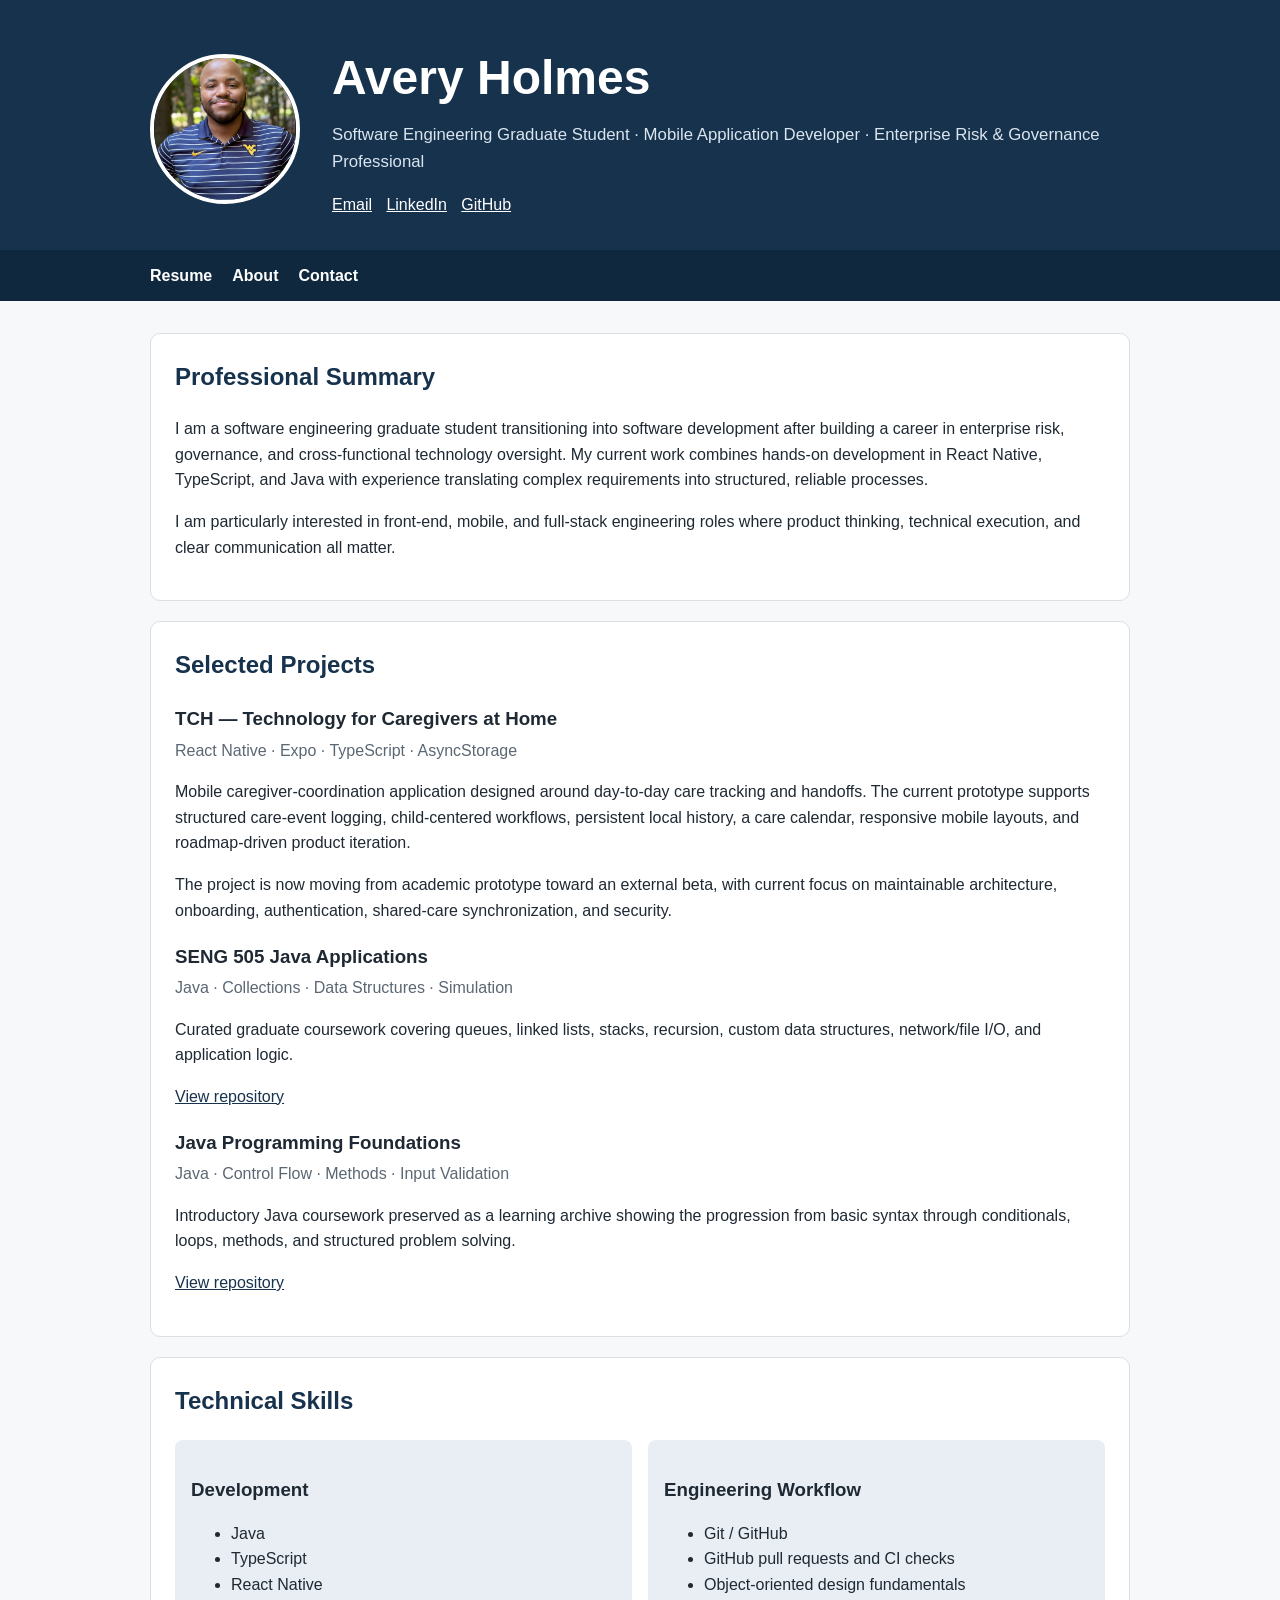
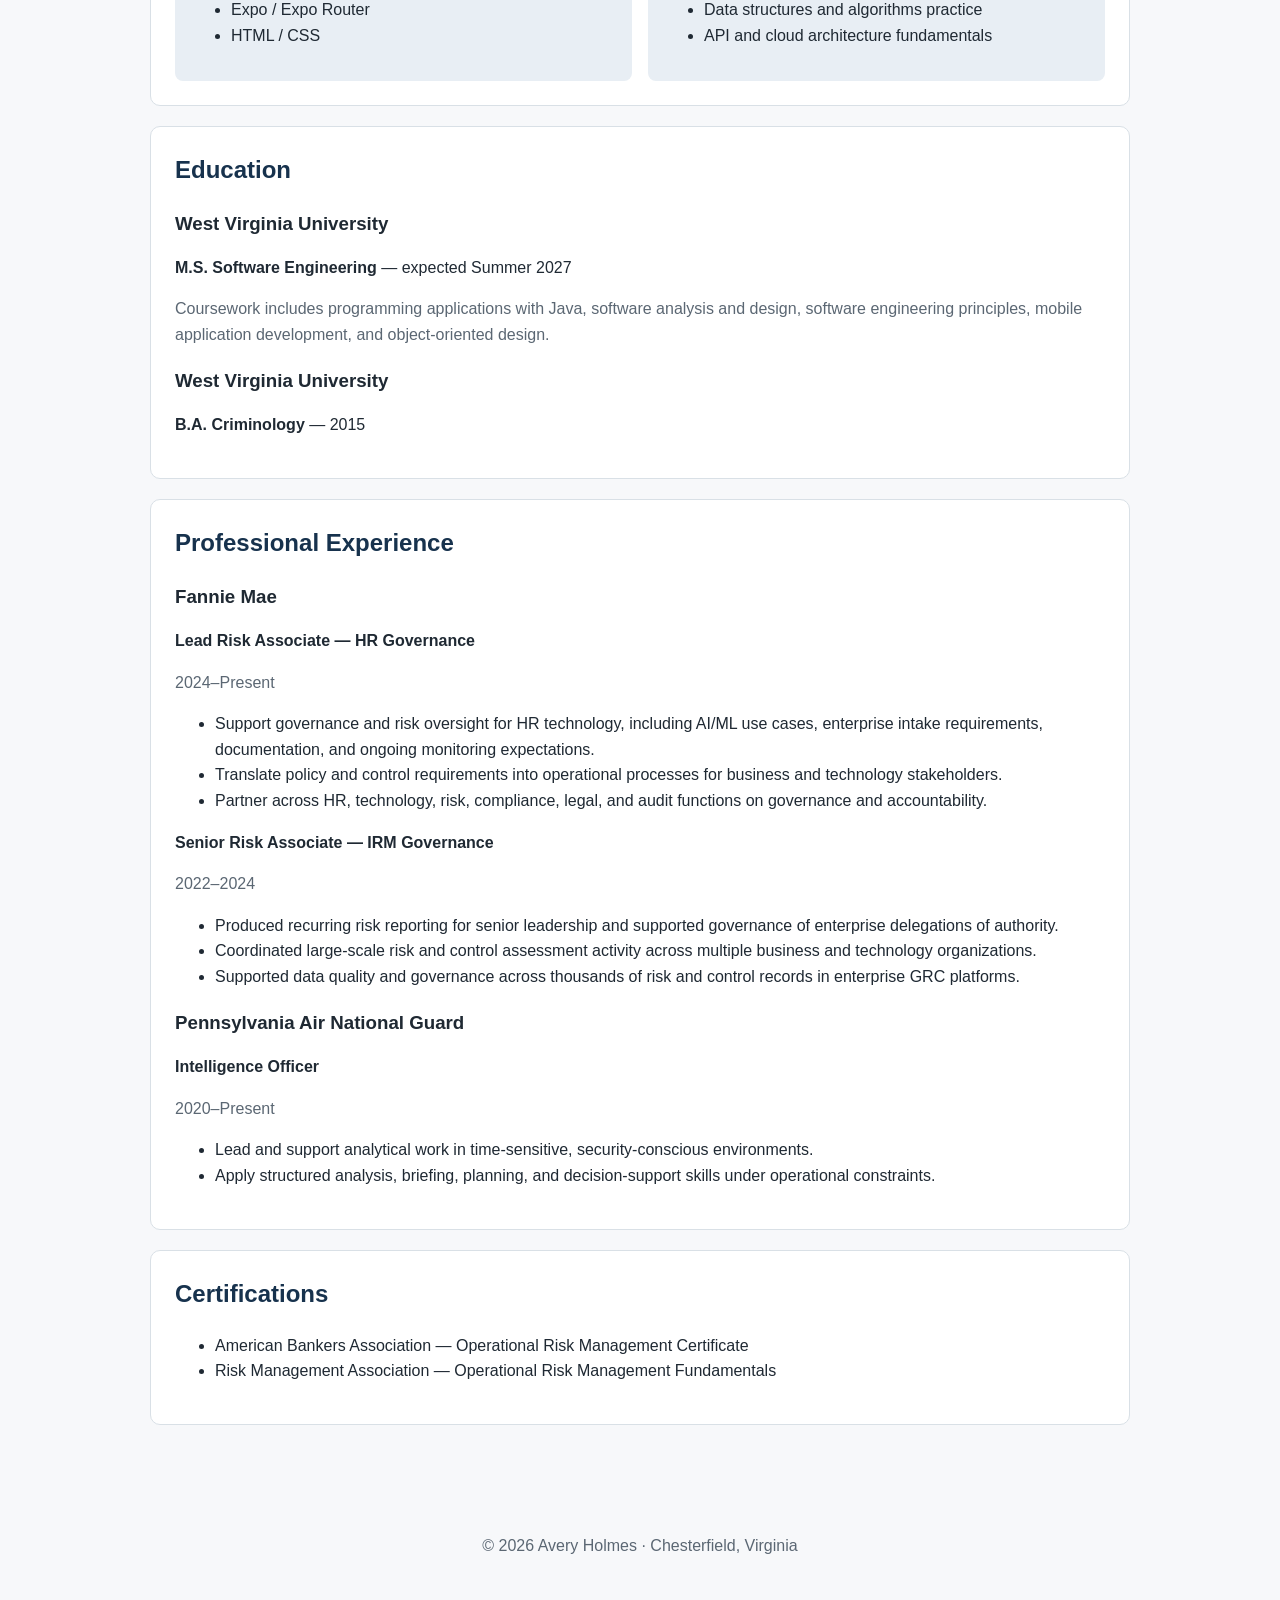
<file: index.html>
<!DOCTYPE html>
<html lang="en">
  <head>
    <meta charset="UTF-8" />
    <meta name="viewport" content="width=device-width, initial-scale=1" />
    <title>Avery Holmes | Software Engineering Resume</title>
    <meta
      name="description"
      content="Avery Holmes — software engineering graduate student, mobile application developer, and enterprise risk and governance professional."
    />
    <link rel="stylesheet" href="./styles.css" />
  </head>

  <body>
    <header class="site-header">
      <div class="container header-grid">
        <img
          class="profile-photo"
          src="./assets/images/AveryHolmesProfilePic.png"
          alt="Headshot of Avery Holmes"
        />

        <div>
          <h1>Avery Holmes</h1>
          <p class="tagline">
            Software Engineering Graduate Student · Mobile Application Developer ·
            Enterprise Risk &amp; Governance Professional
          </p>
          <div class="quick-links">
            <a href="mailto:avery.i.holmes1@gmail.com">Email</a>
            <a
              href="https://www.linkedin.com/in/averyholmes/"
              target="_blank"
              rel="noopener noreferrer"
            >
              LinkedIn
            </a>
            <a
              href="https://github.com/avery-holmes"
              target="_blank"
              rel="noopener noreferrer"
            >
              GitHub
            </a>
          </div>
        </div>
      </div>
    </header>

    <nav aria-label="Primary navigation">
      <div class="container">
        <a href="./index.html">Resume</a>
        <a href="./about.html">About</a>
        <a href="./contact.html">Contact</a>
      </div>
    </nav>

    <main class="container">
      <section>
        <h2>Professional Summary</h2>
        <p>
          I am a software engineering graduate student transitioning into software
          development after building a career in enterprise risk, governance, and
          cross-functional technology oversight. My current work combines hands-on
          development in React Native, TypeScript, and Java with experience translating
          complex requirements into structured, reliable processes.
        </p>
        <p>
          I am particularly interested in front-end, mobile, and full-stack engineering
          roles where product thinking, technical execution, and clear communication all
          matter.
        </p>
      </section>

      <section>
        <h2>Selected Projects</h2>

        <article>
          <h3>TCH — Technology for Caregivers at Home</h3>
          <p class="meta">React Native · Expo · TypeScript · AsyncStorage</p>
          <p>
            Mobile caregiver-coordination application designed around day-to-day care
            tracking and handoffs. The current prototype supports structured care-event
            logging, child-centered workflows, persistent local history, a care calendar,
            responsive mobile layouts, and roadmap-driven product iteration.
          </p>
          <p>
            The project is now moving from academic prototype toward an external beta,
            with current focus on maintainable architecture, onboarding, authentication,
            shared-care synchronization, and security.
          </p>
        </article>

        <article>
          <h3>SENG 505 Java Applications</h3>
          <p class="meta">Java · Collections · Data Structures · Simulation</p>
          <p>
            Curated graduate coursework covering queues, linked lists, stacks, recursion,
            custom data structures, network/file I/O, and application logic.
          </p>
          <p>
            <a href="https://github.com/avery-holmes/SENG505-Java-Applications">
              View repository
            </a>
          </p>
        </article>

        <article>
          <h3>Java Programming Foundations</h3>
          <p class="meta">Java · Control Flow · Methods · Input Validation</p>
          <p>
            Introductory Java coursework preserved as a learning archive showing the
            progression from basic syntax through conditionals, loops, methods, and
            structured problem solving.
          </p>
          <p>
            <a href="https://github.com/avery-holmes/ITP120-Java-Fundamentals">
              View repository
            </a>
          </p>
        </article>
      </section>

      <section>
        <h2>Technical Skills</h2>
        <div class="grid-two">
          <div class="card">
            <h3>Development</h3>
            <ul>
              <li>Java</li>
              <li>TypeScript</li>
              <li>React Native</li>
              <li>Expo / Expo Router</li>
              <li>HTML / CSS</li>
            </ul>
          </div>
          <div class="card">
            <h3>Engineering Workflow</h3>
            <ul>
              <li>Git / GitHub</li>
              <li>GitHub pull requests and CI checks</li>
              <li>Object-oriented design fundamentals</li>
              <li>Data structures and algorithms practice</li>
              <li>API and cloud architecture fundamentals</li>
            </ul>
          </div>
        </div>
      </section>

      <section>
        <h2>Education</h2>
        <article>
          <h3>West Virginia University</h3>
          <p>
            <strong>M.S. Software Engineering</strong> — expected Summer 2027
          </p>
          <p class="meta">
            Coursework includes programming applications with Java, software analysis
            and design, software engineering principles, mobile application development,
            and object-oriented design.
          </p>
        </article>

        <article>
          <h3>West Virginia University</h3>
          <p><strong>B.A. Criminology</strong> — 2015</p>
        </article>
      </section>

      <section>
        <h2>Professional Experience</h2>

        <article>
          <h3>Fannie Mae</h3>
          <p><strong>Lead Risk Associate — HR Governance</strong></p>
          <p class="meta">2024–Present</p>
          <ul>
            <li>
              Support governance and risk oversight for HR technology, including AI/ML
              use cases, enterprise intake requirements, documentation, and ongoing
              monitoring expectations.
            </li>
            <li>
              Translate policy and control requirements into operational processes for
              business and technology stakeholders.
            </li>
            <li>
              Partner across HR, technology, risk, compliance, legal, and audit functions
              on governance and accountability.
            </li>
          </ul>

          <p><strong>Senior Risk Associate — IRM Governance</strong></p>
          <p class="meta">2022–2024</p>
          <ul>
            <li>
              Produced recurring risk reporting for senior leadership and supported
              governance of enterprise delegations of authority.
            </li>
            <li>
              Coordinated large-scale risk and control assessment activity across
              multiple business and technology organizations.
            </li>
            <li>
              Supported data quality and governance across thousands of risk and control
              records in enterprise GRC platforms.
            </li>
          </ul>
        </article>

        <article>
          <h3>Pennsylvania Air National Guard</h3>
          <p><strong>Intelligence Officer</strong></p>
          <p class="meta">2020–Present</p>
          <ul>
            <li>
              Lead and support analytical work in time-sensitive, security-conscious
              environments.
            </li>
            <li>
              Apply structured analysis, briefing, planning, and decision-support skills
              under operational constraints.
            </li>
          </ul>
        </article>
      </section>

      <section>
        <h2>Certifications</h2>
        <ul>
          <li>
            American Bankers Association — Operational Risk Management Certificate
          </li>
          <li>
            Risk Management Association — Operational Risk Management Fundamentals
          </li>
        </ul>
      </section>
    </main>

    <footer class="container">
      <p>© 2026 Avery Holmes · Chesterfield, Virginia</p>
    </footer>
  </body>
</html>
</file>
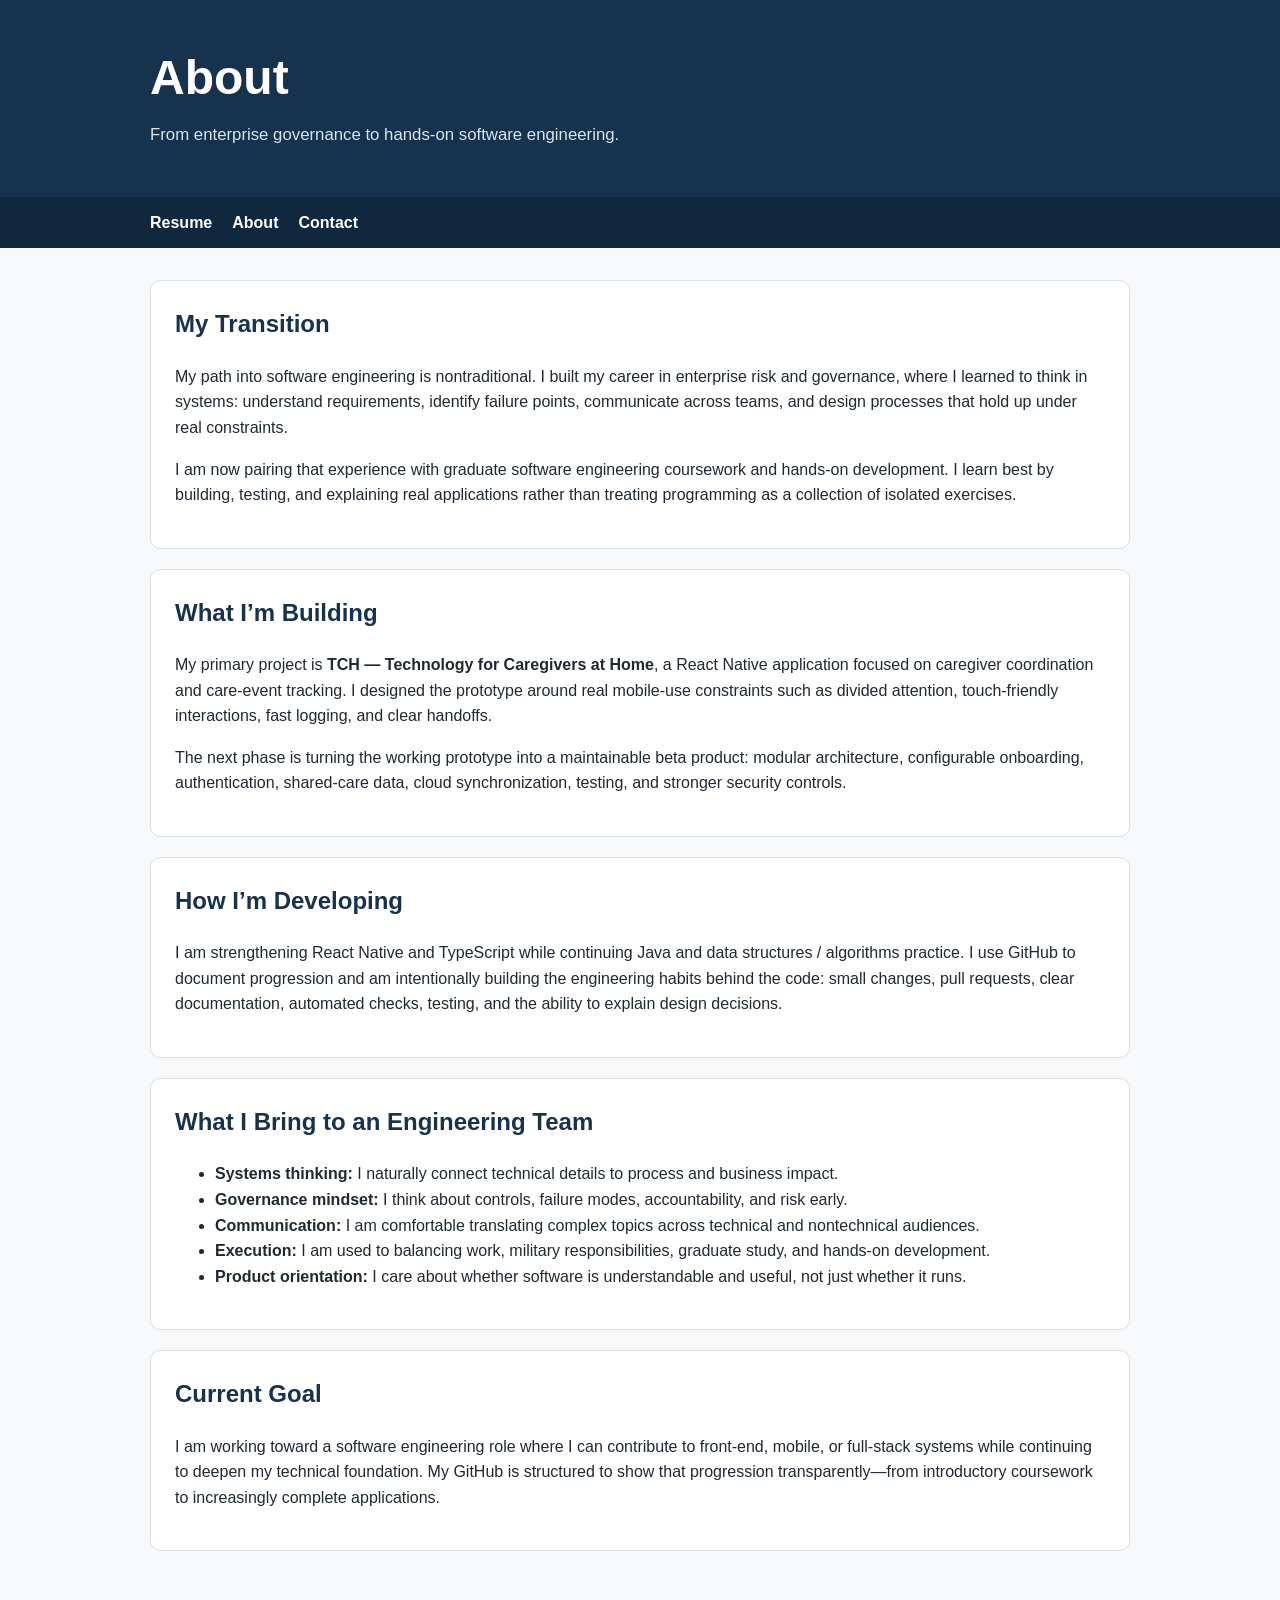
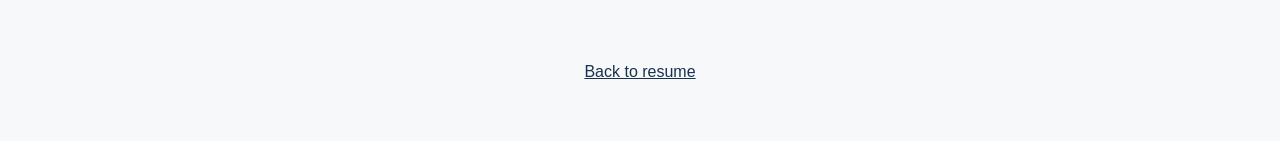
<file: about.html>
<!DOCTYPE html>
<html lang="en">
  <head>
    <meta charset="UTF-8" />
    <meta name="viewport" content="width=device-width, initial-scale=1" />
    <title>About | Avery Holmes</title>
    <link rel="stylesheet" href="./styles.css" />
  </head>

  <body>
    <header class="site-header">
      <div class="container">
        <h1>About</h1>
        <p class="tagline">From enterprise governance to hands-on software engineering.</p>
      </div>
    </header>

    <nav aria-label="Primary navigation">
      <div class="container">
        <a href="./index.html">Resume</a>
        <a href="./about.html">About</a>
        <a href="./contact.html">Contact</a>
      </div>
    </nav>

    <main class="container">
      <section>
        <h2>My Transition</h2>
        <p>
          My path into software engineering is nontraditional. I built my career in
          enterprise risk and governance, where I learned to think in systems: understand
          requirements, identify failure points, communicate across teams, and design
          processes that hold up under real constraints.
        </p>
        <p>
          I am now pairing that experience with graduate software engineering coursework
          and hands-on development. I learn best by building, testing, and explaining real
          applications rather than treating programming as a collection of isolated
          exercises.
        </p>
      </section>

      <section>
        <h2>What I’m Building</h2>
        <p>
          My primary project is <strong>TCH — Technology for Caregivers at Home</strong>,
          a React Native application focused on caregiver coordination and care-event
          tracking. I designed the prototype around real mobile-use constraints such as
          divided attention, touch-friendly interactions, fast logging, and clear
          handoffs.
        </p>
        <p>
          The next phase is turning the working prototype into a maintainable beta product:
          modular architecture, configurable onboarding, authentication, shared-care data,
          cloud synchronization, testing, and stronger security controls.
        </p>
      </section>

      <section>
        <h2>How I’m Developing</h2>
        <p>
          I am strengthening React Native and TypeScript while continuing Java and data
          structures / algorithms practice. I use GitHub to document progression and am
          intentionally building the engineering habits behind the code: small changes,
          pull requests, clear documentation, automated checks, testing, and the ability to
          explain design decisions.
        </p>
      </section>

      <section>
        <h2>What I Bring to an Engineering Team</h2>
        <ul>
          <li><strong>Systems thinking:</strong> I naturally connect technical details to process and business impact.</li>
          <li><strong>Governance mindset:</strong> I think about controls, failure modes, accountability, and risk early.</li>
          <li><strong>Communication:</strong> I am comfortable translating complex topics across technical and nontechnical audiences.</li>
          <li><strong>Execution:</strong> I am used to balancing work, military responsibilities, graduate study, and hands-on development.</li>
          <li><strong>Product orientation:</strong> I care about whether software is understandable and useful, not just whether it runs.</li>
        </ul>
      </section>

      <section>
        <h2>Current Goal</h2>
        <p>
          I am working toward a software engineering role where I can contribute to
          front-end, mobile, or full-stack systems while continuing to deepen my technical
          foundation. My GitHub is structured to show that progression transparently—from
          introductory coursework to increasingly complete applications.
        </p>
      </section>
    </main>

    <footer class="container">
      <p><a href="./index.html">Back to resume</a></p>
    </footer>
  </body>
</html>
</file>
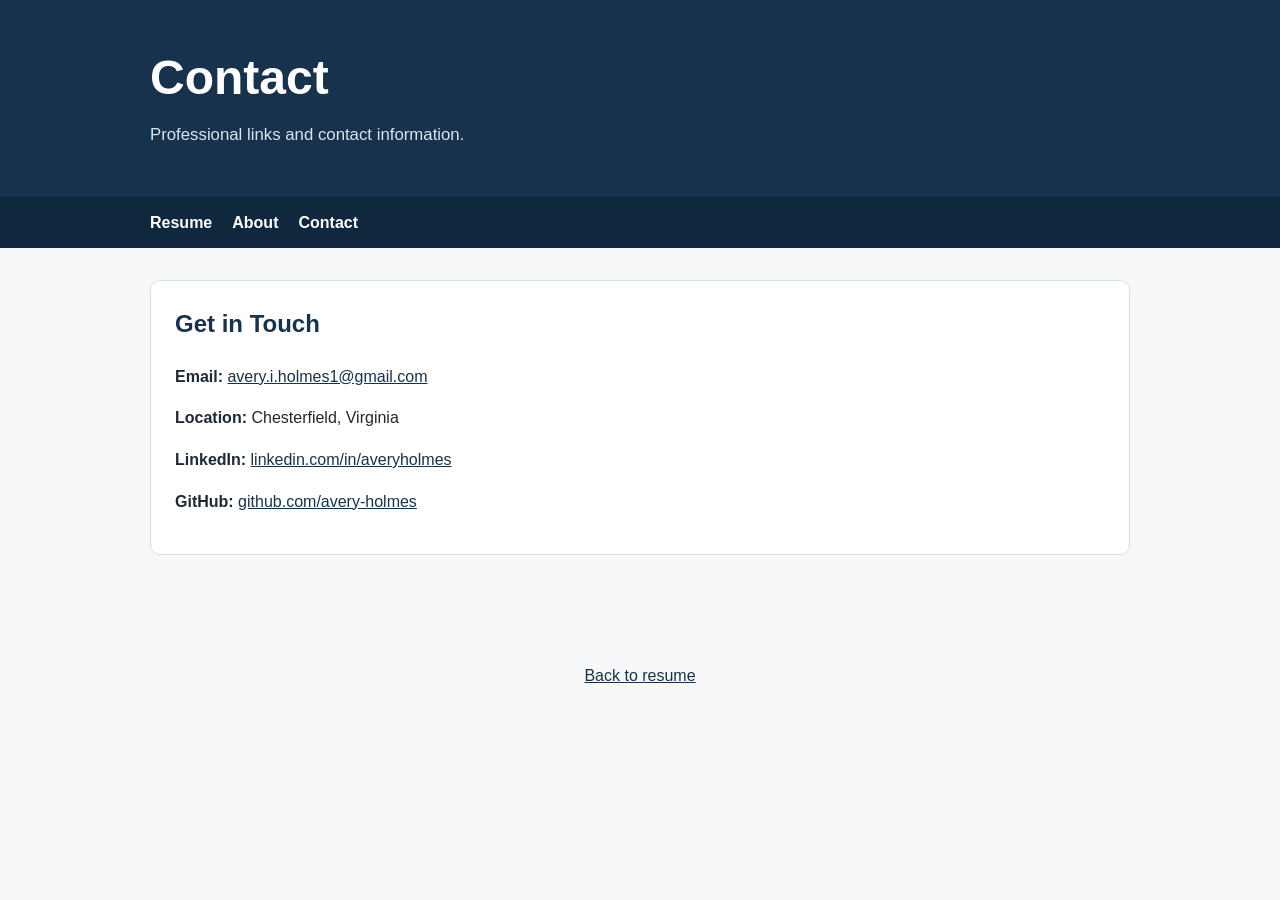
<file: contact.html>
<!DOCTYPE html>
<html lang="en">
  <head>
    <meta charset="UTF-8" />
    <meta name="viewport" content="width=device-width, initial-scale=1" />
    <title>Contact | Avery Holmes</title>
    <link rel="stylesheet" href="./styles.css" />
  </head>

  <body>
    <header class="site-header">
      <div class="container">
        <h1>Contact</h1>
        <p class="tagline">Professional links and contact information.</p>
      </div>
    </header>

    <nav aria-label="Primary navigation">
      <div class="container">
        <a href="./index.html">Resume</a>
        <a href="./about.html">About</a>
        <a href="./contact.html">Contact</a>
      </div>
    </nav>

    <main class="container">
      <section>
        <h2>Get in Touch</h2>
        <p>
          <strong>Email:</strong>
          <a href="mailto:avery.i.holmes1@gmail.com">avery.i.holmes1@gmail.com</a>
        </p>
        <p><strong>Location:</strong> Chesterfield, Virginia</p>
        <p>
          <strong>LinkedIn:</strong>
          <a
            href="https://www.linkedin.com/in/averyholmes/"
            target="_blank"
            rel="noopener noreferrer"
          >
            linkedin.com/in/averyholmes
          </a>
        </p>
        <p>
          <strong>GitHub:</strong>
          <a
            href="https://github.com/avery-holmes"
            target="_blank"
            rel="noopener noreferrer"
          >
            github.com/avery-holmes
          </a>
        </p>
      </section>
    </main>

    <footer class="container">
      <p><a href="./index.html">Back to resume</a></p>
    </footer>
  </body>
</html>
</file>
<file: styles.css>
:root {
  --bg: #f7f8fa;
  --surface: #ffffff;
  --text: #1f2933;
  --muted: #5b6773;
  --accent: #17324d;
  --accent-soft: #e8eef4;
  --border: #d9e0e6;
  --max-width: 980px;
}

* {
  box-sizing: border-box;
}

body {
  margin: 0;
  font-family: Arial, Helvetica, sans-serif;
  line-height: 1.6;
  color: var(--text);
  background: var(--bg);
}

a {
  color: var(--accent);
}

a:hover,
a:focus {
  text-decoration-thickness: 2px;
}

.container {
  width: min(92%, var(--max-width));
  margin: 0 auto;
}

.site-header {
  background: var(--accent);
  color: #ffffff;
  padding: 2.5rem 0 2rem;
}

.header-grid {
  display: grid;
  grid-template-columns: 150px 1fr;
  gap: 2rem;
  align-items: center;
}

.profile-photo {
  width: 150px;
  height: 150px;
  object-fit: cover;
  border-radius: 50%;
  border: 4px solid #ffffff;
}

.site-header h1 {
  margin: 0;
  font-size: clamp(2rem, 4vw, 3rem);
}

.tagline {
  margin: 0.35rem 0 1rem;
  color: #d9e5ef;
  font-size: 1.05rem;
}

.quick-links {
  display: flex;
  flex-wrap: wrap;
  gap: 0.9rem;
}

.quick-links a {
  color: #ffffff;
}

nav {
  background: #10283d;
}

nav .container {
  display: flex;
  gap: 1.25rem;
  padding: 0.8rem 0;
}

nav a {
  color: #ffffff;
  text-decoration: none;
  font-weight: 600;
}

main {
  padding: 2rem 0 3rem;
}

section {
  background: var(--surface);
  border: 1px solid var(--border);
  border-radius: 10px;
  padding: 1.5rem;
  margin-bottom: 1.25rem;
}

h2 {
  margin-top: 0;
  color: var(--accent);
}

h3 {
  margin-bottom: 0.2rem;
}

.meta {
  color: var(--muted);
  margin-top: 0;
}

.grid-two {
  display: grid;
  grid-template-columns: repeat(2, minmax(0, 1fr));
  gap: 1rem;
}

.card {
  background: var(--accent-soft);
  border-radius: 8px;
  padding: 1rem;
}

.project-links {
  padding-left: 1.2rem;
}

footer {
  color: var(--muted);
  text-align: center;
  padding: 1.5rem 0 2.5rem;
}

@media (max-width: 700px) {
  .header-grid,
  .grid-two {
    grid-template-columns: 1fr;
  }

  .profile-photo {
    width: 120px;
    height: 120px;
  }

  nav .container {
    flex-wrap: wrap;
  }
}
</file>
